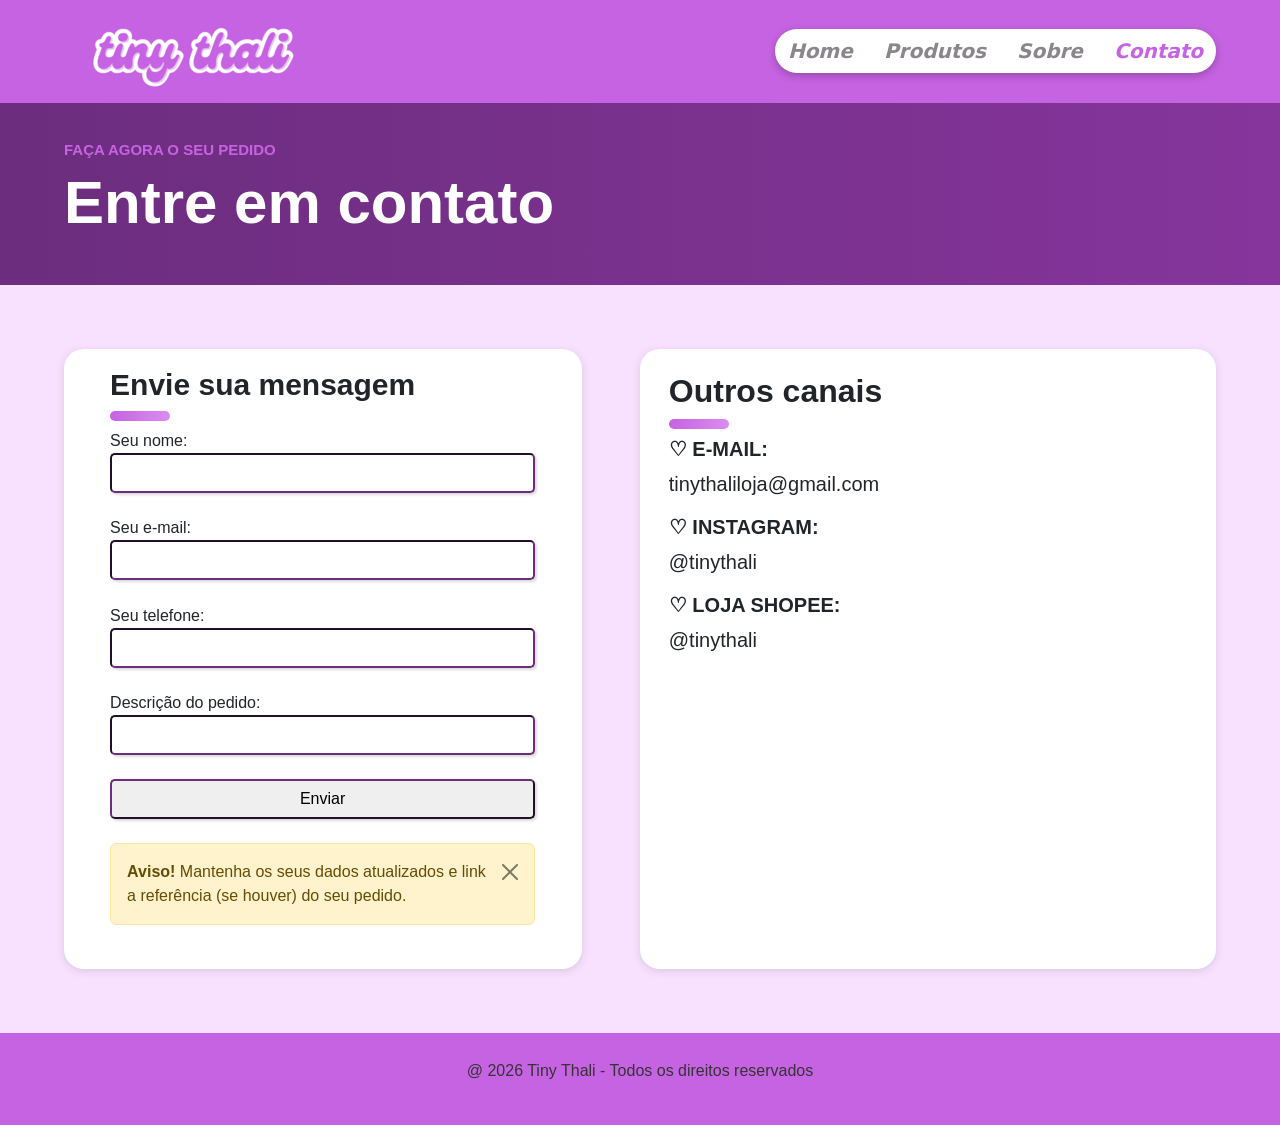
<file: contatos.html>
<!DOCTYPE html>
<html lang="pt-br">
<head>
    <meta charset="UTF-8">
    <meta name="viewport" content="width=device-width, initial-scale=1.0">
    <title>Tiny Thali</title>
    <link rel="stylesheet" href="./style.css">
    <link rel="stylesheet" href="https://www.w3schools.com/w3css/5/w3.css">
    <link href="https://cdn.jsdelivr.net/npm/bootstrap@5.3.8/dist/css/bootstrap.min.css" rel="stylesheet">
</head>
<body>
    <script src="https://cdn.jsdelivr.net/npm/bootstrap@5.3.8/dist/js/bootstrap.bundle.min.js"></script>
    <header id="topo" class="cabecalho">
        
        <figure style="margin: 1% 0 1% 5%">
            <img src="./img/logo tiny thali.png" alt="Logo">

        </figure>
        <nav style="margin-right: 5%">
            <a href="index.html"; class="btn" style="color:#8a868b ";>Home</a>
            <a href="produtos.html"; class="btn" style="color:#8a868b">Produtos</a>
            <a href="sobre.html"; class="btn" style="color:#8a868b">Sobre</a>
            <a href="contatos.html"; class="btn" style="color:#c663e2">Contato</a>
        </nav>

        <div class="dropdown">
            <button type="button" class="btn btn-dark dropdown-toggle" data-bs-toggle="dropdown">Menu</button>
            <ul class="dropdown-menu">
                <li><a class="dropdown-item" href="index.html">Home</a></li>
                <li><a class="dropdown-item" href="produtos.html">Produtos</a></li>
                <li><a class="dropdown-item" href="sobre.html">Sobre</a></li>
                <li><a class="dropdown-item" href="contatos.html">Contato</a></li>
            </ul>
        </div>
    </header>
    <main>
        <section>
            <div class="banner">
                <h1>FAÇA AGORA O SEU PEDIDO</h1>
                <h2>Entre em contato</h2>
            </div>
        </section>

        <div class="voltar-cima">
            <a class="nav-link" href="#topo">↑</a>
        </div>

        <section class="contatos">
            <div>
            <form>
                <h1 style="font-weight: bold">Envie sua mensagem</h1>
                <h2></h2>
                <label for="nome">Seu nome:</label><br>
                <input type="text" id="nome" name="nome"><br>
                <label for="email">Seu e-mail:</label><br>
                <input type="text" id="email" name="email"><br>
                <label for="telefone">Seu telefone:</label><br>
                <input type="text" id="telefone" name="telefone"><br>
                <label for="desc">Descrição do pedido:</label><br>
                <input type="text" id="desc" name="desc"><br>
                <input type="submit" value="Enviar">
                <div class="alert alert-warning alert-dismissible">
                    <button type="button" class="btn-close" data-bs-dismiss="alert"></button>
                    <strong>Aviso!</strong> Mantenha os seus dados atualizados e link a referência (se houver) do seu pedido.
                </div>
            </form>
            </div>

            <div id="outroscontatos">
                <h2 style="font-weight: bold">Outros canais</h2>
                <h3></h3>
                <h1>♡ E-MAIL:</h1>
                <p>tinythaliloja@gmail.com</p>

                <h1>♡ INSTAGRAM:</h1>
                <p>@tinythali</p>

                <h1>♡ LOJA SHOPEE:</h1>
                <p>@tinythali</p>
            </div>
        </section>
        
        <footer>
            <p>@ 2026 Tiny Thali - Todos os direitos reservados</p>
        </footer>

    </main>
</body>
</html>
</file>
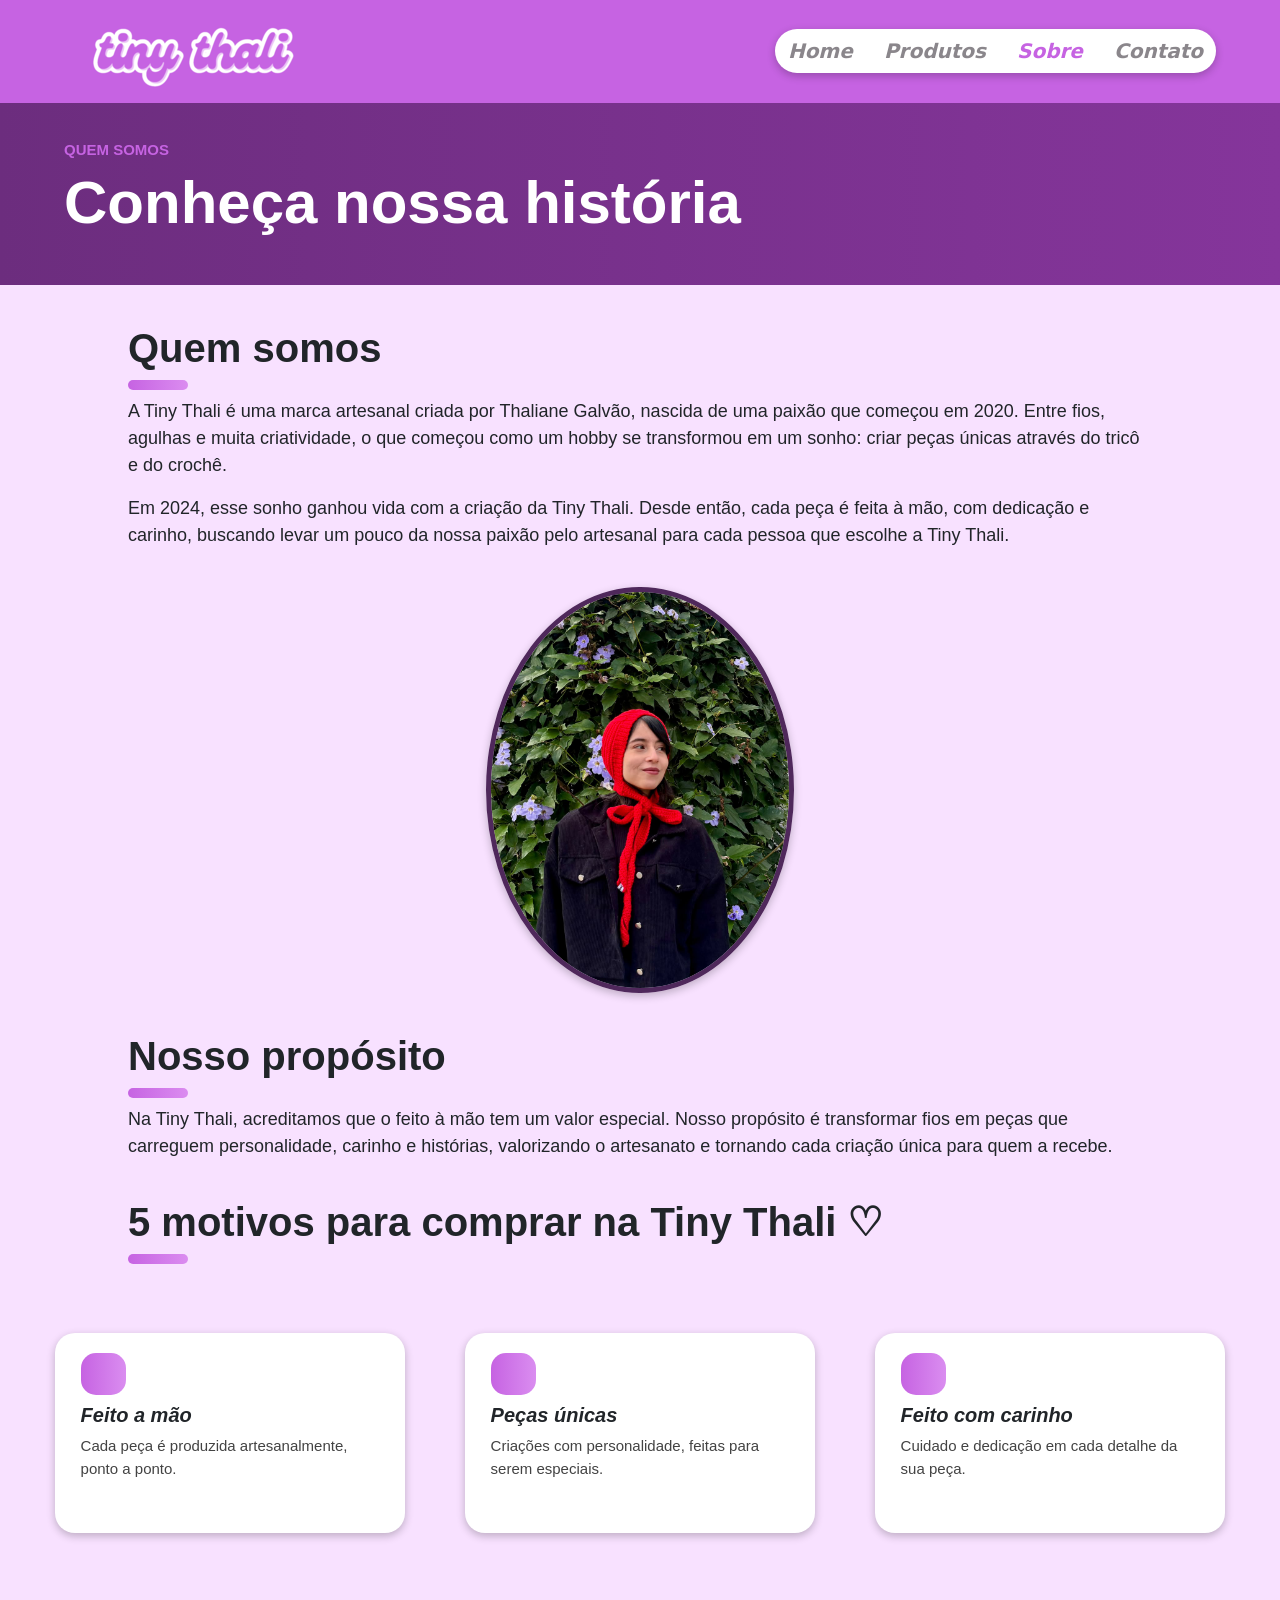
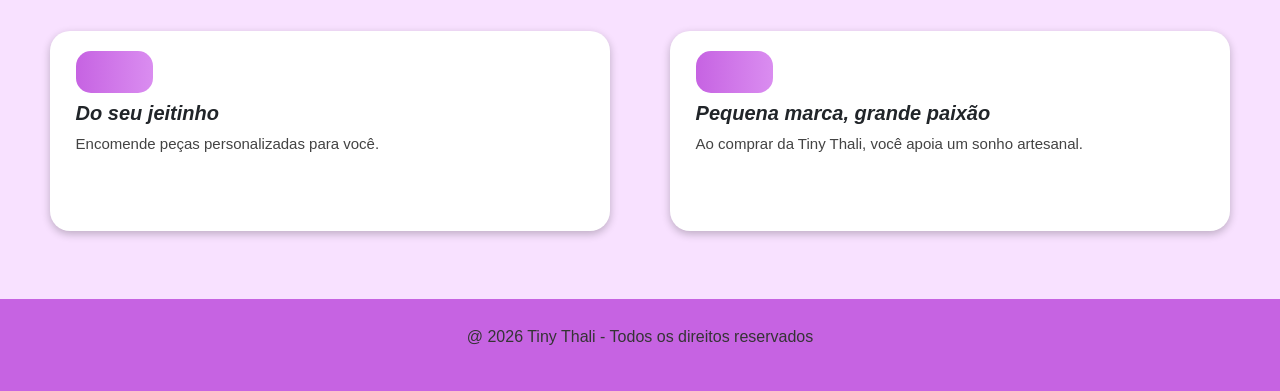
<file: sobre.html>
<!DOCTYPE html>
<html lang="pt-br">
<head>
    <meta charset="UTF-8">
    <meta name="viewport" content="width=device-width, initial-scale=1.0">
    <title>Tiny Thali</title>
    <link rel="stylesheet" href="./style.css">
    <link rel="stylesheet" href="https://www.w3schools.com/w3css/5/w3.css">
    <link href="https://cdn.jsdelivr.net/npm/bootstrap@5.3.8/dist/css/bootstrap.min.css" rel="stylesheet">

</head>
<body>
    <script src="https://cdn.jsdelivr.net/npm/bootstrap@5.3.8/dist/js/bootstrap.bundle.min.js"></script>
    <header id="topo" class="cabecalho">
        
        <figure style="margin: 1% 0 1% 5%">
            <img src="./img/logo tiny thali.png" alt="Logo">

        </figure>
        <nav style="margin-right: 5%">
            <a href="index.html"; class="btn" style="color:#8a868b ";>Home</a>
            <a href="produtos.html"; class="btn" style="color:#8a868b">Produtos</a>
            <a href="sobre.html"; class="btn" style="color:#c663e2">Sobre</a>
            <a href="contatos.html"; class="btn" style="color:#8a868b">Contato</a>
        </nav>

        <div class="dropdown">
            <button type="button" class="btn btn-dark dropdown-toggle" data-bs-toggle="dropdown">Menu</button>
            <ul class="dropdown-menu">
                <li><a class="dropdown-item" href="index.html">Home</a></li>
                <li><a class="dropdown-item" href="produtos.html">Produtos</a></li>
                <li><a class="dropdown-item" href="sobre.html">Sobre</a></li>
                <li><a class="dropdown-item" href="contatos.html">Contato</a></li>
            </ul>
        </div>
    </header>
    <main>
        <section>
            <div class="banner">
                <h1>QUEM SOMOS</h1>
                <h2>Conheça nossa história</h2>
            </div>
        </section>

        <div class="voltar-cima">
            <a class="nav-link" href="#topo">↑</a>
        </div>

        <article>
            <h1 style="font-weight: bold;">Quem somos</h1>
            <h2></h2>
            <p>A Tiny Thali é uma marca artesanal criada por Thaliane Galvão, nascida de uma paixão que começou em 2020. Entre fios, agulhas e muita criatividade, o que começou como um hobby se transformou em um sonho: criar peças únicas através do tricô e do crochê.</p>
            <p>Em 2024, esse sonho ganhou vida com a criação da Tiny Thali. Desde então, cada peça é feita à mão, com dedicação e carinho, buscando levar um pouco da nossa paixão pelo artesanal para cada pessoa que escolhe a Tiny Thali.</p>
        </article>

        <container id="perfil-container">
            <img id="perfil" src="img/imagem_perfil.jpeg" class="rounded-circle" alt="imagem perfil">
        </container>

        <article id="objetivos">
            <h1 style="font-weight: bold;">Nosso propósito</h1>
            <h2></h2>
            <p>Na Tiny Thali, acreditamos que o feito à mão tem um valor especial. Nosso propósito é transformar fios em peças que carreguem personalidade, carinho e histórias, valorizando o artesanato e tornando cada criação única para quem a recebe.</p>
        </article>

         <article>
            <h1 style="font-weight: bold;">5 motivos para comprar na Tiny Thali ♡</h1>
            <h2></h2>
        </article>

        <section class="cards">
            <div id="card">
                <h2></h2>
                <h1>Feito a mão</h1>
                <p>Cada peça é produzida artesanalmente, ponto a ponto.</p>
            </div>
            <div id="card">
                <h2></h2>
                <h1>Peças únicas</h1>
                <p>Criações com personalidade, feitas para serem especiais.</p>
            </div>
            <div id="card">
                <h2></h2>
                <h1>Feito com carinho</h1>
                <p>Cuidado e dedicação em cada detalhe da sua peça.</p>
            </div>

        </section>

                <section class="cards">
            <div id="card2">
                <h2></h2>
                <h1>Do seu jeitinho</h1>
                <p>Encomende peças personalizadas para você.</p>
            </div>
            <div id="card2">
                <h2></h2>
                <h1>Pequena marca, grande paixão</h1>
                <p>Ao comprar da Tiny Thali, você apoia um sonho artesanal.</p>
            </div>

        </section>


        <footer>
            <p>@ 2026 Tiny Thali - Todos os direitos reservados</p>
        </footer>

    </main>
</body>
</html>
</file>
<file: style.css>
main{
    font-family:'Gill Sans', 'Gill Sans MT', Calibri, 'Trebuchet MS', sans-serif;
    margin: 0;
    padding: 0;
    background-color: rgb(248, 225, 255);
}

@media screen and (max-width:720px) {
    article, .imagens, .cards {
        text-align: center;
        margin-top: 10%;
    }
}


.cabecalho{
    display:flex;
    justify-content: space-between;
    align-items: center;
    padding: 0;
    background-color: #c663e2;

}

.cabecalho nav {
    font-style:oblique;
    background-color: #ffffff;
    border-radius: 40px;
    box-shadow: rgba(0, 0, 0, 0.24) 0px 3px 8px;
}

.cabecalho a {
    font-size: 20px;
    font-weight: bold;
}

.cabecalho a:hover {
    background-color: #f6dffd;

}

.dropdown {
    margin-right: 5%;
}

.dropdown button {
    background-color: #6c2d7e;
    border-color: white;
}

.dropdown button:hover {
    background-color: #4f285b;
}

ul a:hover {
    background-color: #b983c8;
}


@media screen and (max-width: 720px) {
    .cabecalho nav {
        display: none;
    }
}

@media screen and (min-width:720px) {
    .dropdown {
        display:none;
    }
}


.banner {
    display: flex;
    flex-direction: column;
    background-image:linear-gradient(to right, #6c2d7e, #85359b);
    padding: 3% 5% 3% 5%;
    font-family:'Gill Sans', 'Gill Sans MT', Calibri, 'Trebuchet MS', sans-serif;

}

.banner h1{
    color: #c663e2;
    font-size: 15px;
    font-family:'Gill Sans', 'Gill Sans MT', Calibri, 'Trebuchet MS', sans-serif;
    font-weight: bold;
}

.banner h2{
    color: white;
    font-size: 60px;
    font-family:'Gill Sans', 'Gill Sans MT', Calibri, 'Trebuchet MS', sans-serif;
    font-weight: bold;
}

.banner p{
    color: white;
    font-size: 20px;
    max-width: 50%;
    font-family:'Gill Sans', 'Gill Sans MT', Calibri, 'Trebuchet MS', sans-serif;
}

@media screen and (max-width: 720px) {
    .banner {
        align-items: center;
        text-align: center;
    }
}

@media screen and (max-width:720px) {
    .banner h2 {
        font-size: 40px;
        max-width: 70%;
        padding-top: 2%;
    }
}

@media screen and (max-width:720px) {
    .banner p {
        font-size: 15px;
        max-width: 70%;
        padding-top: 2%;
    }
}

.banner button {
    margin-top: 2%;
    background-color: #c663e2;
    padding-bottom: 1%;
    color: white;
    width: 30%;
    font-size: 20px;
    padding-top: 1%;
    border-radius: 30px;
    box-shadow: rgba(9, 9, 9, 0.136) 0px 3px 8px;
    margin-bottom: 2%;
    font-weight: bold;
    
}

@media screen and (max-width:720px) {
    .banner button {
        font-size: 15px;
        width: 40%;
    }
}

.imagens {
    display: flex;
    flex-wrap: wrap;
    justify-content: space-between;
    margin: 3% 0 3% 2%;
}

.imagens img {
    width: 24%;
    border-radius: 15px;
    box-shadow: rgba(0, 0, 0, 0.24) 0px 3px 8px;
    max-width: 100%;

}

.imagens img:hover {
    filter: brightness(90%);
    cursor: pointer;

}

@media screen and (max-width:720px) {
    .imagens {
        justify-content: center;
        margin-right: 4%;
    }
}

@media screen and (max-width:720px) {
    .imagens img{
        flex: 20%;
        width: 40%;
        margin: 3% 0 3% 2%;
        
        
    }
}

article {
    margin: 3% 10%;

}

article p {
    font-size: 18px;
}

article h2{
    background-image: linear-gradient(to right, #c663e2, #db8cf0);
    width: 60px;
    height: 10px;
    border-radius: 15px;
}

@media screen and (max-width: 720px) {
    article h2 {
        background-image: linear-gradient(to right, #c663e2, #db8cf0);
        width: 50%;
        height: 10px;
        border-radius: 15px; 
        margin-left: 25%;
    }
}


@media screen and (max-width: 720px) {
    article {
        margin-top: 10%;
    }
}

.container {
    position: relative;
    margin-bottom: 0;
}

#perfil {
    position: relative;
    display: block;
    width: 24%;
    border-radius: 15px;
    box-shadow: rgba(0, 0, 0, 0.24) 0px 3px 8px;
    height: 50%;
    margin: auto;
    border: solid 5px;
    border-color: #4f285b;
}


@media screen and (max-width: 720px) {
    #perfil {
        margin-top: 10%;
        height: 80%;
        width: 80%;
    }
}

.cards {
    display: flex;
    flex-wrap: wrap;
    justify-content: center;
    margin-bottom: 3%;
}

#card {
    background-color: white;
    margin: 30px;
    padding:20px;
    width: 350px;
    height: 200px;
    border-radius: 20px;
    padding-bottom: 3%;
    padding-left: 2%;
    box-shadow: rgba(0, 0, 0, 0.24) 0px 3px 8px;
}

#card2 {
    background-color: white;
    margin: 30px;
    padding:20px;
    width: 560px;
    height: 200px;
    border-radius: 20px;
    padding-bottom: 3%;
    padding-left: 2%;
    box-shadow: rgba(0, 0, 0, 0.24) 0px 3px 8px;

}

#card h2{
    background-image: linear-gradient(to right, #c663e2, #da8df0);
    width: 15%;
    height: 30%;
    border-radius: 15px;
}

#card h1 {
    font-size: 20px;
    font-style: oblique;
    font-weight: bold;
}

#card p {
    font-size: 15px;
    color:rgb(67, 67, 67)
}

#card2 h2{
    background-image: linear-gradient(to right, #c663e2, #da8df0);
    width: 15%;
    height: 30%;
    border-radius: 15px;
}

#card2 h1 {
    font-size: 20px;
    font-style: oblique;
    font-weight: bold;
}

#card2 p {
    font-size: 15px;
    color:rgb(67, 67, 67)
}

.contatos {
    display: grid;
    grid-template-columns: 50% 50%;
    align-content: center;
    margin: 5%;

}

form {
    background-color: white;
    align-content: center;
    border-radius: 20px;
    margin-right: 10%;
    padding-top: 3%;
    padding-bottom: 5%;
    padding-left: 8%;
    box-shadow: rgba(99, 99, 99, 0.2) 0px 2px 8px 0px;
    
}

form h1 {
    font-size: 30px;
}

form input {
    border-radius: 5px;
    border-color: #6c2d7e;
    text-align: center;
    width: 90%;
    height: 40px;
    margin-bottom: 5%;
    box-shadow: rgba(0, 0, 0, 0.15) 1.95px 1.95px 2.6px;

}

#outroscontatos {
    background-color: white;
    padding-left: 5%;
    padding-top: 4%;
    border-radius: 20px;
    box-shadow: rgba(99, 99, 99, 0.2) 0px 2px 8px 0px;
}

#outroscontatos h1 {
    font-size: 20px;
    font-weight: bold;
}

#outroscontatos p {
    font-size: 20px;
}

form h2{
    background-image: linear-gradient(to right, #c663e2, #db8cf0);
    width: 60px;
    height: 10px;
    border-radius: 15px;
}

#outroscontatos h3{
    background-image: linear-gradient(to right, #c663e2, #db8cf0);
    width: 60px;
    height: 10px;
    border-radius: 15px;
}

@media screen and (max-width:720px) {
    .contatos, form, #outroscontatos{
        flex-wrap: wrap;
        grid-template-columns: 100%;
        margin-top: 5%;
        margin-right: 3%;
    }
}


.cards-comentarios {
    display: flex;
    flex-wrap: wrap;
    justify-content: center;
    margin-bottom: 3%;
}

#card-comentario {
    background-color: white;
    margin: 30px;
    padding:20px;
    width: 300px;
    height: 400px;
    border-radius: 20px;
    padding-bottom: 3%;
    padding-left: 2%;
    box-shadow: rgba(0, 0, 0, 0.24) 0px 3px 8px;
}

.alert {
    margin: 0 10% 0 0;
}

.voltar-cima {
    position: fixed;
    bottom: 0;
    right: 0;
    width: 50px;
    height: 50px;
    text-align: center;
    margin-right: 2%;
    margin-bottom: 4%;
    border-radius: 30px;
    z-index: 3;
    padding-top: 2%;
    font-size:larger;
    background-color:#db8cf0;
    color: white;
    box-shadow: rgba(0, 0, 0, 0.24) 0px 3px 8px;
}

@media screen and (min-width:720px) {
    .voltar-cima {
        display: none;
    }

}

footer {
    padding: 2%;
    text-align: center;
    color: rgb(52, 52, 52);
    background-color: #c663e2;
}
</file>
